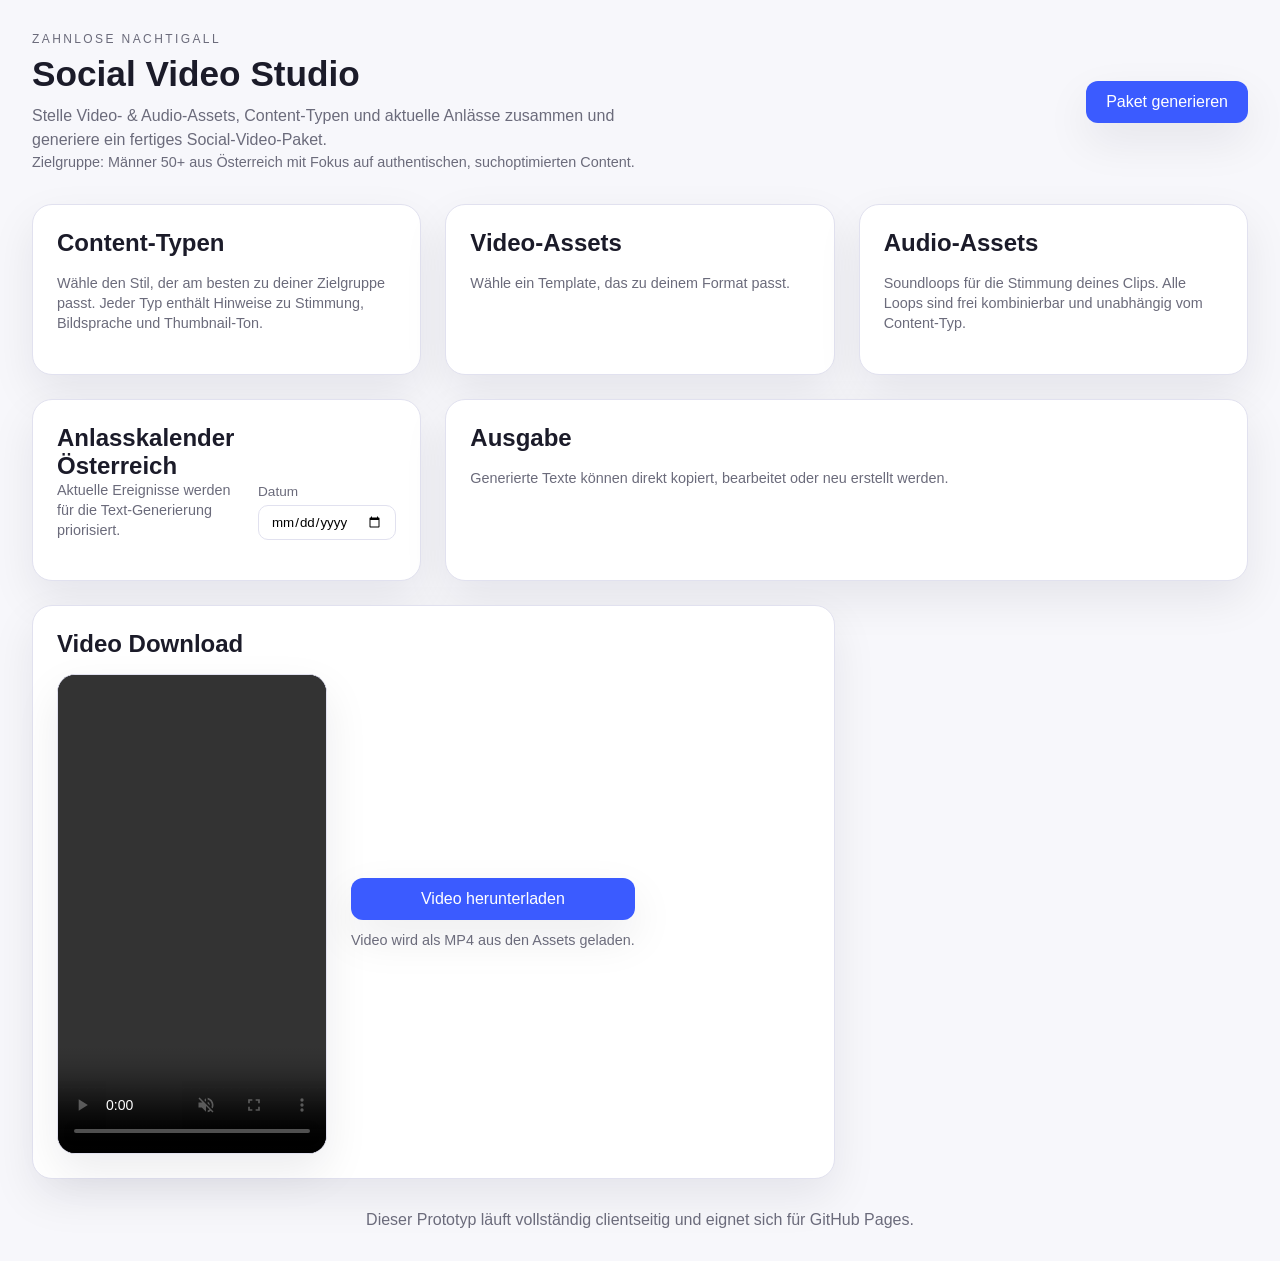
<file: index.html>
<!doctype html>
<html lang="de">
  <head>
    <meta charset="utf-8" />
    <meta http-equiv="refresh" content="0; url=./docs/" />
    <meta name="viewport" content="width=device-width, initial-scale=1" />
    <title>Nachtigall Studio</title>
  </head>
  <body>
    <p>Weiterleitung… Falls nichts passiert, öffne <a href="./docs/">die Studio-Oberfläche</a>.</p>
  </body>
</html>
</file>
<file: docs/styles.css>
:root {
  color-scheme: light;
  --bg: #f7f7fb;
  --card: #ffffff;
  --text: #1b1b29;
  --muted: #6b6b7b;
  --accent: #3b5bff;
  --accent-soft: rgba(59, 91, 255, 0.12);
  --accent-strong: rgba(59, 91, 255, 0.2);
  --border: #e1e1ef;
  --shadow: 0 18px 45px rgba(15, 17, 35, 0.08);
}

* {
  box-sizing: border-box;
  margin: 0;
  padding: 0;
  font-family: "Inter", "Segoe UI", sans-serif;
}

body {
  background: var(--bg);
  color: var(--text);
  padding: 32px;
}

.site-header {
  display: flex;
  align-items: center;
  justify-content: space-between;
  gap: 24px;
  margin-bottom: 32px;
}

.eyebrow {
  font-size: 0.75rem;
  letter-spacing: 0.2em;
  text-transform: uppercase;
  color: var(--muted);
  margin-bottom: 8px;
}

h1 {
  font-size: 2.2rem;
  margin-bottom: 10px;
}

.subtitle {
  color: var(--muted);
  max-width: 600px;
  line-height: 1.5;
}

.primary {
  background: var(--accent);
  color: white;
  border: none;
  border-radius: 12px;
  padding: 12px 20px;
  font-size: 1rem;
  cursor: pointer;
  box-shadow: var(--shadow);
}

.primary:disabled {
  background: #98a3ff;
  cursor: not-allowed;
}

.grid {
  display: grid;
  grid-template-columns: repeat(auto-fit, minmax(320px, 1fr));
  gap: 24px;
}

.panel {
  background: var(--card);
  padding: 24px;
  border-radius: 20px;
  box-shadow: var(--shadow);
  border: 1px solid var(--border);
  display: flex;
  flex-direction: column;
  gap: 16px;
}

.panel h2 {
  display: flex;
  align-items: center;
  gap: 10px;
}

.panel.span-2 {
  grid-column: span 2;
}

.helper {
  color: var(--muted);
  line-height: 1.4;
  font-size: 0.9rem;
}

.card-grid {
  display: grid;
  gap: 12px;
}

.content-grid {
  display: grid;
  gap: 14px;
}

.asset-card {
  border: 1px solid var(--border);
  border-radius: 14px;
  padding: 14px;
  display: flex;
  justify-content: space-between;
  align-items: center;
  cursor: pointer;
  transition: border 0.2s ease, box-shadow 0.2s ease, transform 0.2s ease;
}

.asset-card.active {
  border-color: var(--accent);
  box-shadow: 0 8px 20px rgba(59, 91, 255, 0.15);
  transform: translateY(-2px);
}

.asset-card span {
  display: block;
  font-size: 0.85rem;
  color: var(--muted);
}

.content-card {
  border: 1px solid var(--border);
  border-radius: 16px;
  padding: 16px;
  text-align: left;
  background: white;
  cursor: pointer;
  display: grid;
  gap: 10px;
  transition: border 0.2s ease, box-shadow 0.2s ease, transform 0.2s ease;
}

.content-card.active {
  border-color: var(--accent);
  box-shadow: 0 10px 24px var(--accent-strong);
  transform: translateY(-2px);
}

.content-card header {
  display: flex;
  align-items: center;
  justify-content: space-between;
  gap: 8px;
}

.content-card .tag {
  font-size: 0.75rem;
  padding: 4px 8px;
  border-radius: 999px;
  background: var(--accent-soft);
  color: var(--accent);
}

.content-card ul {
  padding-left: 18px;
  color: var(--muted);
  display: grid;
  gap: 6px;
  font-size: 0.88rem;
  line-height: 1.4;
}

.content-card .thumbnail-examples {
  display: flex;
  flex-wrap: wrap;
  gap: 6px;
}

.content-card .thumbnail-examples span {
  border: 1px dashed var(--border);
  border-radius: 999px;
  padding: 4px 8px;
  font-size: 0.75rem;
  color: var(--muted);
}

.list {
  display: grid;
  gap: 10px;
}

.occasion-item {
  border: 1px solid var(--border);
  border-radius: 12px;
  padding: 12px 14px;
  display: flex;
  justify-content: space-between;
  align-items: center;
  gap: 12px;
}

.occasion-item.active {
  background: var(--accent-soft);
  border-color: var(--accent);
}

.occasion-item button {
  border: 1px solid var(--border);
  background: white;
  border-radius: 10px;
  padding: 6px 10px;
  cursor: pointer;
}

.panel-header {
  display: flex;
  align-items: flex-end;
  justify-content: space-between;
  gap: 12px;
}

.date-control {
  display: flex;
  flex-direction: column;
  gap: 6px;
  font-size: 0.85rem;
  color: var(--muted);
}

.date-control input {
  border: 1px solid var(--border);
  border-radius: 10px;
  padding: 8px 12px;
}

.output-grid {
  display: grid;
  gap: 16px;
}

.output-card {
  border: 1px solid var(--border);
  border-radius: 16px;
  padding: 16px;
  display: grid;
  gap: 12px;
}

.output-card header {
  border-bottom: 1px solid var(--border);
  padding-bottom: 10px;
}

.output-card header {
  display: flex;
  justify-content: space-between;
  align-items: center;
  gap: 12px;
}

.output-card h3 {
  font-size: 1rem;
}

.output-actions {
  display: flex;
  gap: 8px;
}

.output-actions button {
  border: 1px solid var(--border);
  background: white;
  border-radius: 8px;
  padding: 6px 10px;
  cursor: pointer;
  font-size: 0.85rem;
}

.output-card textarea {
  width: 100%;
  border: 1px solid var(--border);
  border-radius: 12px;
  padding: 10px;
  min-height: 80px;
  font-size: 0.9rem;
  line-height: 1.4;
  resize: vertical;
}

.output-card textarea[readonly] {
  background: #f9f9ff;
}

.video-preview {
  display: flex;
  align-items: center;
  gap: 24px;
  flex-wrap: wrap;
}

.video-preview .video-player {
  width: 270px;
  height: 480px;
  border-radius: 18px;
  border: 1px solid var(--border);
  background: #1b1b29;
  box-shadow: var(--shadow);
}

.empty-state {
  padding: 16px;
  border-radius: 12px;
  border: 1px dashed var(--border);
  color: var(--muted);
  font-size: 0.9rem;
  text-align: center;
}

.video-actions {
  display: flex;
  flex-direction: column;
  gap: 10px;
}

.site-footer {
  margin-top: 32px;
  text-align: center;
  color: var(--muted);
}

@media (max-width: 900px) {
  .site-header {
    flex-direction: column;
    align-items: flex-start;
  }

  .panel.span-2 {
    grid-column: span 1;
  }
}
</file>
